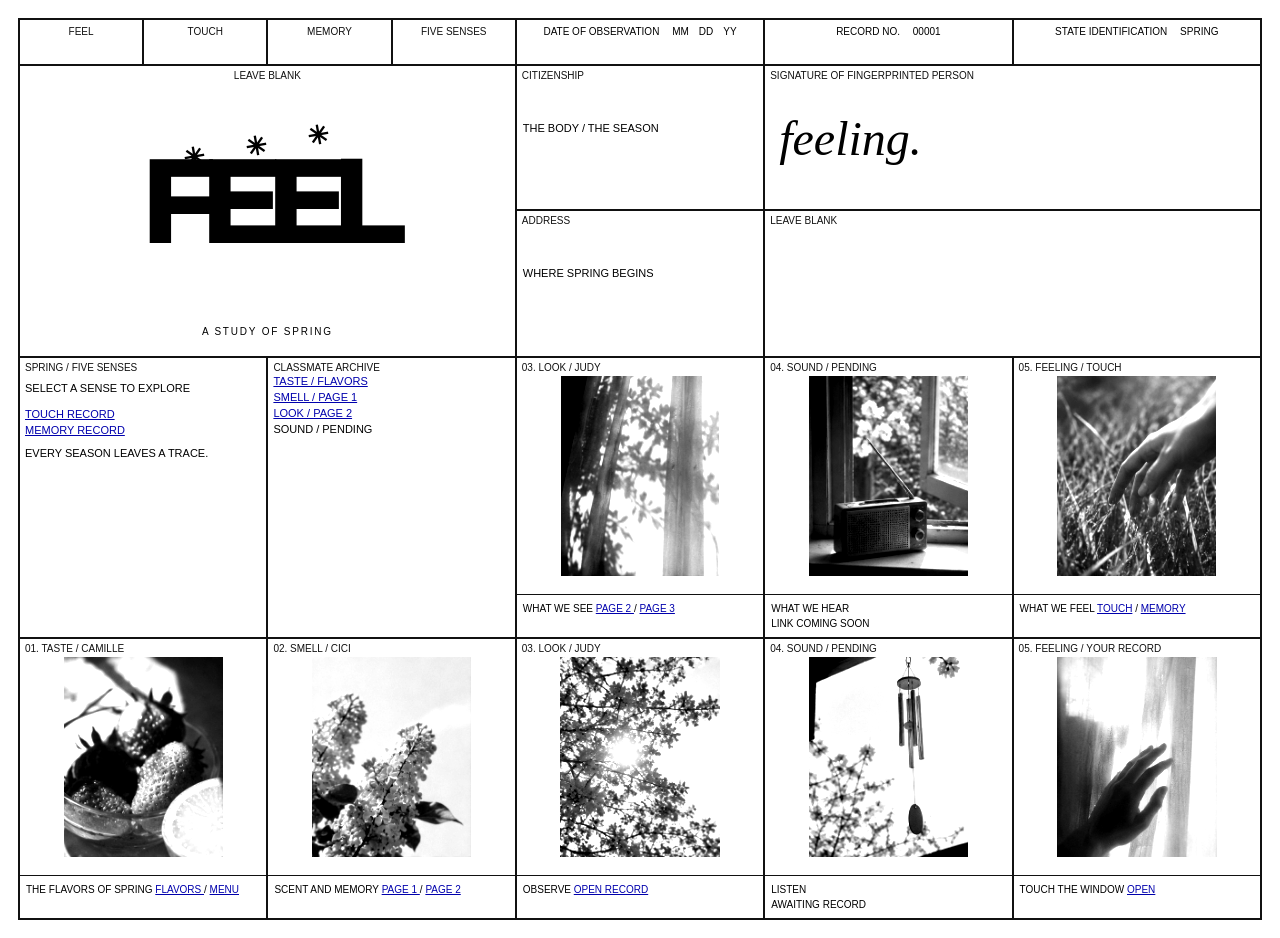
<file: index.html>
<!DOCTYPE html>
<html lang="en">

<head>
  <meta charset="utf-8">
  <meta name="viewport" content="width=device-width, initial-scale=1">
  <title>FEEL / SPRING SENSORY RECORD</title>
  <link rel="stylesheet" href="style.css">
</head>

<body class="id-page">

  <main class="id-sheet">

    <!-- TOP NAVIGATION -->
    <div class="id-top">

      <a href="index.html">FEEL</a>
      <a href="touch.html">TOUCH</a>
      <a href="memory.html">MEMORY</a>
      <a href="#senses">FIVE SENSES</a>

      <div>DATE OF OBSERVATION　 MM　DD　YY</div>
      <div>RECORD NO.　 00001</div>
      <div>STATE IDENTIFICATION　 SPRING</div>

    </div>

    <!-- MAIN HEADER -->
    <div class="id-hero">

      <!-- FEEL LOGO -->
      <div class="id-logo">

        <label>LEAVE BLANK</label>

        <div class="feel-mark">
          FEEL
          <span>✳　✳　✳</span>
        </div>

        <p>A STUDY OF SPRING</p>

      </div>

      <!-- IDENTIFICATION DETAILS -->
      <div class="id-mid">

        <div>
          <label>CITIZENSHIP</label>
          <p>THE BODY / THE SEASON</p>
        </div>

        <div>
          <label>ADDRESS</label>
          <p>WHERE SPRING BEGINS</p>
        </div>

      </div>

      <!-- SIGNATURE -->
      <div class="id-right">

        <div>
          <label>SIGNATURE OF FINGERPRINTED PERSON</label>
          <p class="signature">feeling.</p>
        </div>

        <div>
          <label>LEAVE BLANK</label>
        </div>

      </div>

    </div>

    <!-- FIVE SENSES GRID -->
    <div class="id-senses" id="senses">

      <!-- INTRODUCTION -->
      <div class="id-links">

        <label>SPRING / FIVE SENSES</label>

        <p>SELECT A SENSE TO EXPLORE</p>

        <a href="touch.html">TOUCH RECORD</a>
        <a href="memory.html">MEMORY RECORD</a>

        <p>EVERY SEASON LEAVES A TRACE.</p>

      </div>

      <!-- CLASSMATE ARCHIVE -->
      <div class="id-links">

        <label>CLASSMATE ARCHIVE</label>

        <a href="https://camille0614.github.io/spring-zine-Camille/flavors.html">
          TASTE / FLAVORS
        </a>

        <a href="https://cicixu67.github.io/zine-11-17/page1/index.html">
          SMELL / PAGE 1
        </a>

        <a href="https://fangj599.github.io/project5/page2.html">
          LOOK / PAGE 2
        </a>

        <span>SOUND / PENDING</span>

      </div>

      <!-- LOOK / JUDY -->
      <div class="id-photo">

        <label>03. LOOK / JUDY</label>

        <a href="https://fangj599.github.io/project5/page2.html">
          <img
            src="look.jpg"
            alt="Look, sunlight and leaves"
          >
        </a>

        <div class="id-caption">
          WHAT WE SEE

          <a href="https://fangj599.github.io/project5/page2.html">
            PAGE 2
          </a>

          /

          <a href="https://fangj599.github.io/project5/page3.html">
            PAGE 3
          </a>
        </div>

      </div>

      <!-- SOUND / PENDING -->
      <div class="id-photo">

        <label>04. SOUND / PENDING</label>

        <div class="photo-holder">
          <img
            src="sound.jpg"
            alt="Sound, spring radio"
          >
        </div>

        <div class="id-caption">
          WHAT WE HEAR
          <span>LINK COMING SOON</span>
        </div>

      </div>

      <!-- FEELING / TOUCH -->
      <div class="id-photo">

        <label>05. FEELING / TOUCH</label>

        <a href="touch.html">
          <img
            src="feeling.jpg"
            alt="Feeling, hand in spring grass"
          >
        </a>

        <div class="id-caption">
          WHAT WE FEEL

          <a href="touch.html">TOUCH</a>
          /

          <a href="memory.html">MEMORY</a>
        </div>

      </div>

      <!-- TASTE / CAMILLE -->
      <div class="id-photo">

        <label>01. TASTE / CAMILLE</label>

        <a href="https://camille0614.github.io/spring-zine-Camille/flavors.html">
          <img
            src="taste.jpg"
            alt="Taste, fresh strawberries"
          >
        </a>

        <div class="id-caption">
          THE FLAVORS OF SPRING

          <a href="https://camille0614.github.io/spring-zine-Camille/flavors.html">
            FLAVORS
          </a>

          /

          <a href="https://camille0614.github.io/spring-zine-Camille/spring-menu.html">
            MENU
          </a>
        </div>

      </div>

      <!-- SMELL / CICI -->
      <div class="id-photo">

        <label>02. SMELL / CICI</label>

        <a href="https://cicixu67.github.io/zine-11-17/page1/index.html">
          <img
            src="smell.jpg"
            alt="Smell, blooming lilacs"
          >
        </a>

        <div class="id-caption">
          SCENT AND MEMORY

          <a href="https://cicixu67.github.io/zine-11-17/page1/index.html">
            PAGE 1
          </a>

          /

          <a href="https://cicixu67.github.io/zine-11-17/page2/index.html">
            PAGE 2
          </a>
        </div>

      </div>

      <!-- LOOK / JUDY DETAIL -->
      <div class="id-photo">

        <label>03. LOOK / JUDY</label>

        <a href="https://fangj599.github.io/project5/page3.html">
          <img
            src="look_detail.jpg"
            alt="Look, sunlight and leaves"
          >
        </a>

        <div class="id-caption">
          OBSERVE

          <a href="https://fangj599.github.io/project5/page3.html">
            OPEN RECORD
          </a>
        </div>

      </div>

      <!-- SOUND DETAIL -->
      <div class="id-photo">

        <label>04. SOUND / PENDING</label>

        <div class="photo-holder">
          <img
            src="sound_detail.jpg"
            alt="Sound, spring radio"
          >
        </div>

        <div class="id-caption">
          LISTEN
          <span>AWAITING RECORD</span>
        </div>

      </div>

      <!-- FEELING DETAIL -->
      <div class="id-photo">

        <label>05. FEELING / YOUR RECORD</label>

        <a href="touch.html">
          <img
            src="feeling_detail.jpg"
            alt="Feeling, hand by window"
          >
        </a>

        <div class="id-caption">
          TOUCH THE WINDOW

          <a href="touch.html">
            OPEN
          </a>
        </div>

      </div>

    </div>

  </main>

  <script src="script.js"></script>

</body>
</html>
</file>
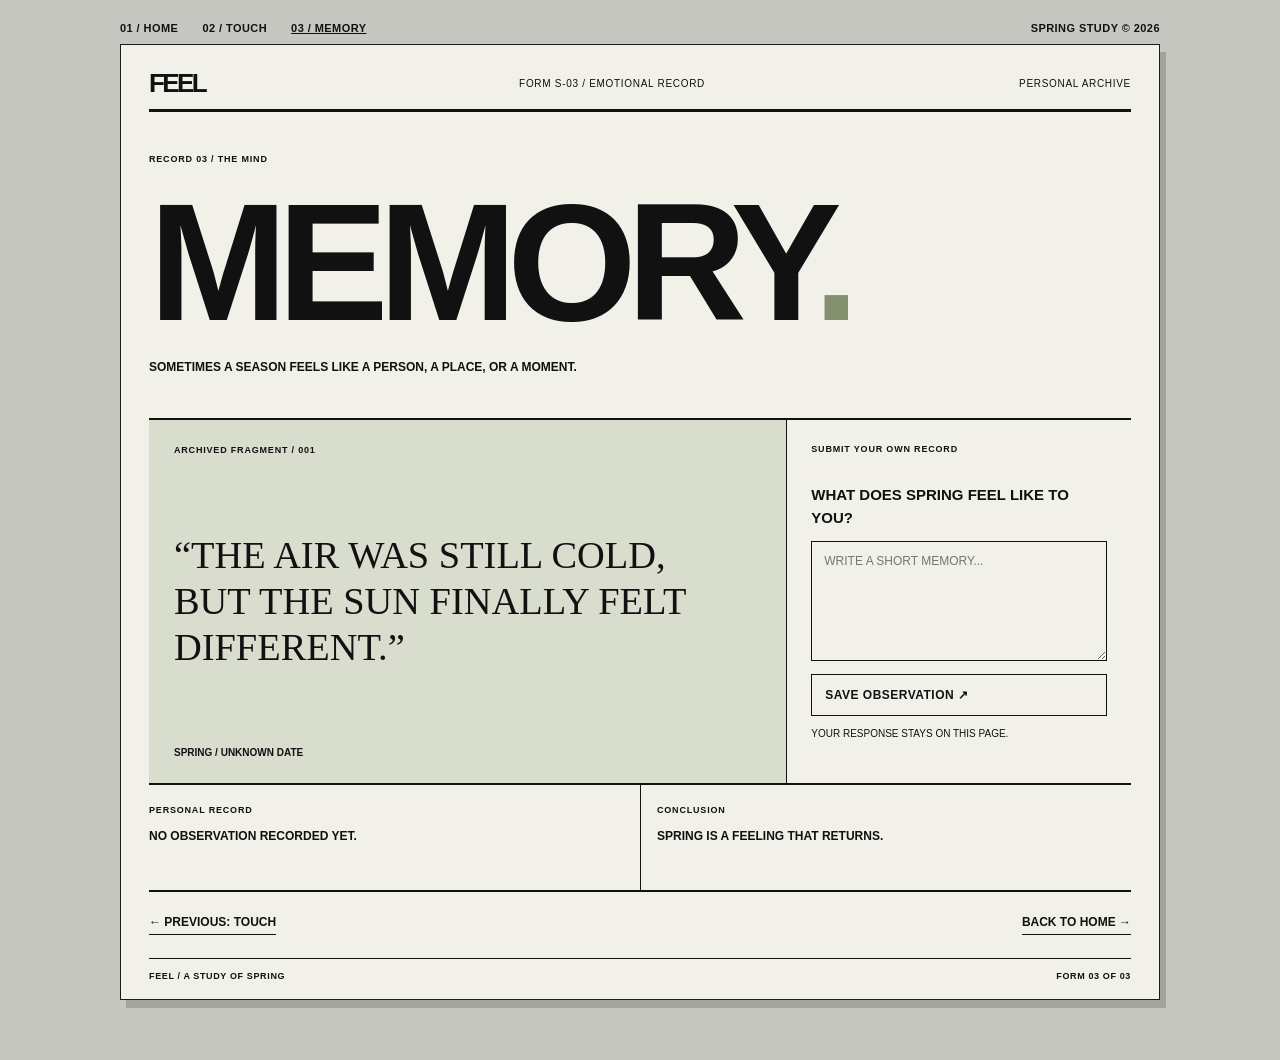
<file: memory.html>
<!DOCTYPE html>
<html lang="en">
<head><meta charset="UTF-8"><meta name="viewport" content="width=device-width, initial-scale=1.0"><title>FEEL / Memory</title><link rel="stylesheet" href="style.css"></head>
<body>
  <nav><a href="index.html">01 / HOME</a><a href="touch.html">02 / TOUCH</a><a class="active" href="memory.html">03 / MEMORY</a><span>SPRING STUDY © 2026</span></nav>
  <main class="paper">
    <div class="topline"><b>FEEL</b><span>FORM S-03 / EMOTIONAL RECORD</span><span>PERSONAL ARCHIVE</span></div>
    <div class="section-heading"><small>RECORD 03 / THE MIND</small><h1>MEMORY<span>.</span></h1><p>SOMETIMES A SEASON FEELS LIKE A PERSON, A PLACE, OR A MOMENT.</p></div>
    <div class="memory-layout"><div class="quote-card"><small>ARCHIVED FRAGMENT / 001</small><p>“THE AIR WAS STILL COLD, BUT THE SUN FINALLY FELT DIFFERENT.”</p><span>SPRING / UNKNOWN DATE</span></div><div class="memory-form"><small>SUBMIT YOUR OWN RECORD</small><label for="memoryInput">WHAT DOES SPRING FEEL LIKE TO YOU?</label><textarea id="memoryInput" placeholder="WRITE A SHORT MEMORY..."></textarea><button onclick="saveMemory()">SAVE OBSERVATION ↗</button><p id="savedMessage">YOUR RESPONSE STAYS ON THIS PAGE.</p></div></div>
    <div class="record"><div><small>PERSONAL RECORD</small><p id="memoryOutput">NO OBSERVATION RECORDED YET.</p></div><div><small>CONCLUSION</small><p>SPRING IS A FEELING THAT RETURNS.</p></div></div>
    <div class="bottom-links"><a href="touch.html">← PREVIOUS: TOUCH</a><a href="index.html">BACK TO HOME →</a></div><footer>FEEL / A STUDY OF SPRING <span>FORM 03 OF 03</span></footer>
  </main>
  <script src="script.js"></script>
</body>
</html>
</file>
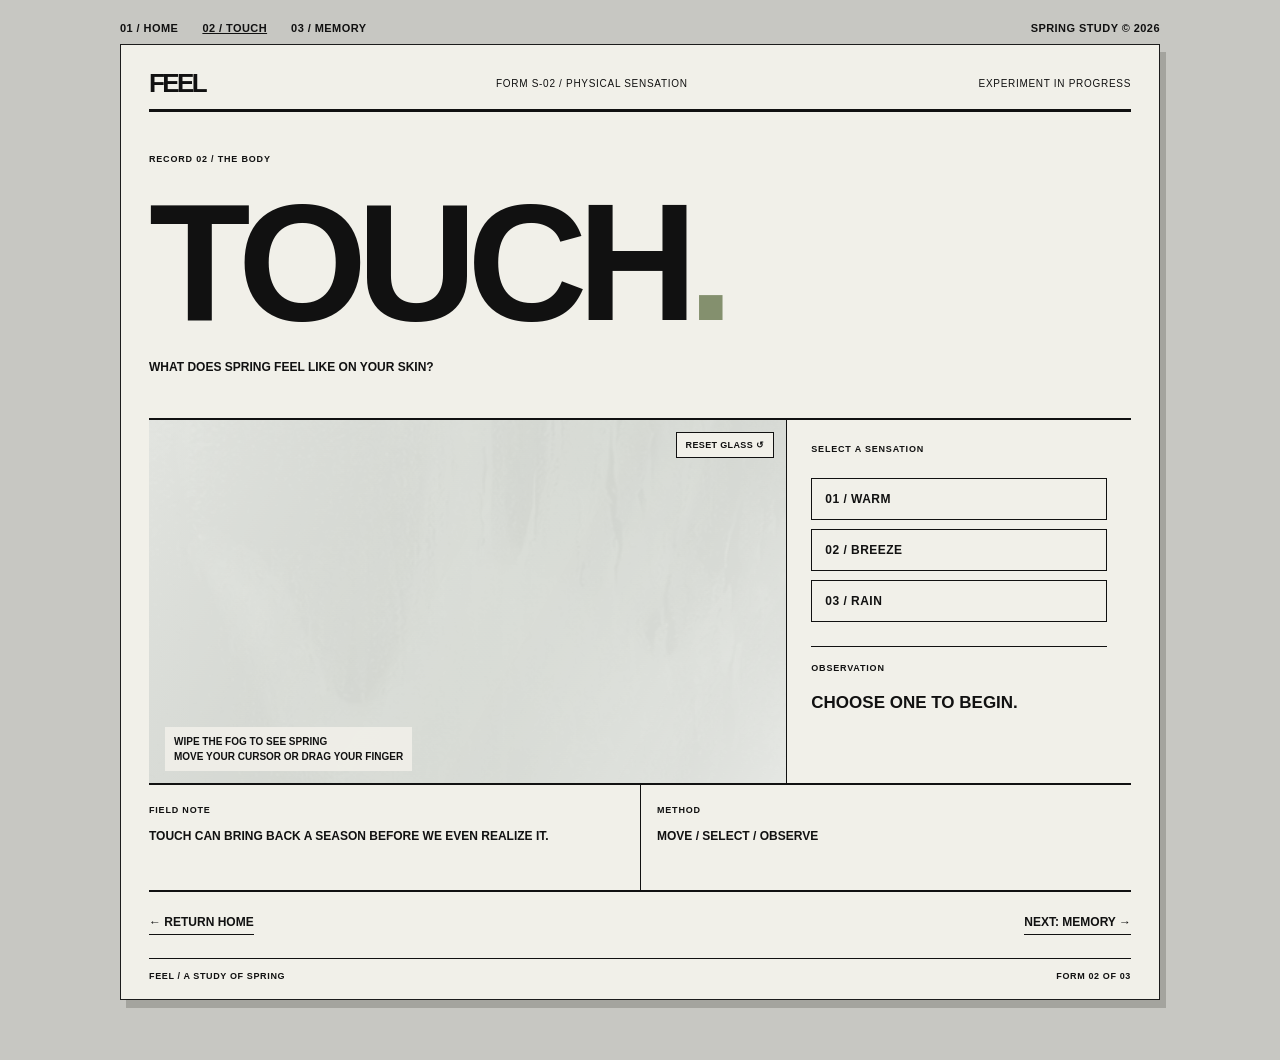
<file: touch.html>
<!DOCTYPE html>
<html lang="en">
<head><meta charset="UTF-8"><meta name="viewport" content="width=device-width, initial-scale=1.0"><title>FEEL / Touch</title><link rel="stylesheet" href="style.css"></head>
<body>
  <nav><a href="index.html">01 / HOME</a><a class="active" href="touch.html">02 / TOUCH</a><a href="memory.html">03 / MEMORY</a><span>SPRING STUDY © 2026</span></nav>
  <main class="paper">
    <div class="topline"><b>FEEL</b><span>FORM S-02 / PHYSICAL SENSATION</span><span>EXPERIMENT IN PROGRESS</span></div>
    <div class="section-heading"><small>RECORD 02 / THE BODY</small><h1>TOUCH<span>.</span></h1><p>WHAT DOES SPRING FEEL LIKE ON YOUR SKIN?</p></div>
    <div class="touch-layout"><div class="touch-area" id="touchArea"><img class="window-image" src="window.jpg" alt="Spring seen through a window"><canvas id="fogCanvas" aria-label="Fogged glass. Drag or move across to reveal the window photograph."></canvas><div class="touch-caption">WIPE THE FOG TO SEE SPRING<br>MOVE YOUR CURSOR OR DRAG YOUR FINGER</div><button class="reset-fog" id="resetFog" type="button">RESET GLASS ↺</button></div><div class="side-panel"><small>SELECT A SENSATION</small><div class="button-stack"><button onclick="chooseFeeling('WARM')">01 / WARM</button><button onclick="chooseFeeling('BREEZE')">02 / BREEZE</button><button onclick="chooseFeeling('RAIN')">03 / RAIN</button></div><div class="output"><small>OBSERVATION</small><p id="feelingText">CHOOSE ONE TO BEGIN.</p></div></div></div>
    <div class="record"><div><small>FIELD NOTE</small><p>TOUCH CAN BRING BACK A SEASON BEFORE WE EVEN REALIZE IT.</p></div><div><small>METHOD</small><p>MOVE / SELECT / OBSERVE</p></div></div>
    <div class="bottom-links"><a href="index.html">← RETURN HOME</a><a href="memory.html">NEXT: MEMORY →</a></div><footer>FEEL / A STUDY OF SPRING <span>FORM 02 OF 03</span></footer>
  </main>
  <script src="script.js"></script>
</body>
</html>
</file>
<file: style.css>
*{box-sizing:border-box}html{scroll-behavior:smooth}body{margin:0;background:#c7c7c2;color:#111;font-family:Arial,Helvetica,sans-serif;font-size:12px}nav{max-width:1040px;margin:22px auto 10px;display:flex;gap:24px;align-items:center;font-weight:bold;font-size:11px;letter-spacing:.04em}nav a{color:#111;text-decoration:none}nav a:hover,nav a.active{text-decoration:underline}nav span{margin-left:auto}.paper{background:#f1f0e9;max-width:1040px;margin:0 auto 60px;border:1px solid #1c1c1c;box-shadow:6px 8px 0 #a4a49e;padding:23px 28px 18px}.topline{display:flex;align-items:center;justify-content:space-between;border-bottom:3px solid #111;padding-bottom:10px;font-size:10px;letter-spacing:.07em}.topline b{font-size:26px;letter-spacing:-.1em}.form-grid{display:grid;grid-template-columns:repeat(4,1fr);border-bottom:2px solid #111}.field{min-height:75px;padding:13px 10px 10px;border-right:1px solid #111}.field:last-child{border:0}small,.tiny{display:block;font-size:9px;font-weight:bold;letter-spacing:.09em}.field strong{display:block;margin-top:12px;font-size:13px}.hero-grid{display:grid;grid-template-columns:1.2fr .8fr;min-height:430px;border-bottom:2px solid #111}.hero-left{position:relative;padding:28px 12px 24px 0;border-right:1px solid #111}.hero-left h1{font-family:Impact,'Arial Black',sans-serif;font-size:clamp(100px,17vw,218px);line-height:.9;letter-spacing:-.075em;margin:38px 0 23px}.hero-left h1 span,.section-heading h1 span{color:#84906e}.hero-left p{font-weight:bold;line-height:1.6;letter-spacing:.035em}.stamp{position:absolute;right:22px;bottom:24px;border:3px double #333;transform:rotate(-12deg);padding:8px 16px;text-align:center;font-size:10px;font-weight:bold;line-height:1.2}.fingerprint-box{display:flex;flex-direction:column;align-items:center;justify-content:center;padding:24px}.fingerprint{width:100%;max-width:285px;aspect-ratio:1;background-image:url('fingerprint.svg');background-position:center;background-repeat:no-repeat;background-size:contain;filter:grayscale(1);opacity:.85}.fingerprint-box small{margin-top:16px}.record{display:grid;grid-template-columns:1fr 1fr;border-bottom:2px solid #111}.record>div{padding:20px 16px 18px 0;min-height:105px}.record>div+div{border-left:1px solid #111;padding-left:16px}.record p{font-weight:bold;font-size:12px;line-height:1.55;max-width:420px}.bottom-links{display:flex;justify-content:space-between;gap:12px;padding:23px 0}.bottom-links a{color:#111;font-weight:bold;text-decoration:none;border-bottom:1px solid #111;padding-bottom:5px}.bottom-links a:hover{color:#68795a}footer{display:flex;justify-content:space-between;border-top:1px solid #111;padding-top:12px;font-size:9px;font-weight:bold;letter-spacing:.07em}.section-heading{padding:42px 0 32px;border-bottom:2px solid #111}.section-heading h1{font-family:Impact,'Arial Black',sans-serif;font-size:clamp(85px,13vw,170px);letter-spacing:-.06em;line-height:1;margin:15px 0}.section-heading p{font-size:12px;font-weight:bold}.touch-layout,.memory-layout{display:grid;grid-template-columns:1.3fr .7fr;min-height:365px;border-bottom:2px solid #111}.touch-area{position:relative;overflow:hidden;background:#dfe1d6;border-right:1px solid #111;cursor:crosshair;min-height:360px}.touch-circle{position:absolute;left:50%;top:50%;transform:translate(-50%,-50%);width:190px;height:190px;border-radius:50%;background:radial-gradient(circle,#f3edc4 0%,#a8b89d 55%,#859d83 100%);filter:blur(3px);transition:width .3s,height .3s}.touch-caption{position:absolute;left:16px;bottom:16px;font-size:10px;font-weight:bold;line-height:1.5}.side-panel,.memory-form{padding:24px}.button-stack{margin:24px 0;display:grid;gap:9px}button{font:inherit;font-weight:bold;letter-spacing:.04em;background:transparent;border:1px solid #111;padding:13px;text-align:left;cursor:pointer;color:#111}button:hover{background:#111;color:#f1f0e9}.output{border-top:1px solid #111;padding-top:16px}.output p{font-size:17px;font-weight:bold;line-height:1.5}.quote-card{background:#d8ddce;padding:25px;display:flex;flex-direction:column;justify-content:space-between;border-right:1px solid #111}.quote-card p{font-family:Georgia,serif;font-size:clamp(24px,3vw,40px);line-height:1.2;max-width:520px}.quote-card span{font-size:10px;font-weight:bold}.memory-form label{display:block;margin:30px 0 12px;font-size:15px;font-weight:bold;line-height:1.5}.memory-form textarea{width:100%;min-height:120px;background:transparent;border:1px solid #111;padding:12px;font:inherit;resize:vertical}.memory-form button{width:100%;margin-top:10px}.memory-form>p{font-size:10px;line-height:1.5}@media(max-width:700px){nav{margin:12px;gap:12px;flex-wrap:wrap;font-size:9px}nav span{width:100%;margin:0}.paper{margin:0 8px 25px;padding:13px}.topline{gap:10px;flex-wrap:wrap}.form-grid{grid-template-columns:1fr 1fr}.field:nth-child(2){border-right:0}.field:nth-child(-n+2){border-bottom:1px solid #111}.hero-grid,.touch-layout,.memory-layout{grid-template-columns:1fr}.hero-left{min-height:320px;border-right:0;border-bottom:1px solid #111}.hero-left h1{font-size:clamp(95px,23vw,180px)}.fingerprint-box{min-height:290px}.touch-area,.quote-card{border-right:0;border-bottom:1px solid #111}.record{grid-template-columns:1fr}.record>div+div{border-left:0;border-top:1px solid #111;padding-left:0}.bottom-links{flex-wrap:wrap}.section-heading h1{font-size:clamp(65px,17vw,130px)}}

/* SALEM-INSPIRED IDENTIFICATION GRID */
.sense-register{border-top:3px solid #111;margin-top:8px}.register-heading,.register-foot{display:flex;justify-content:space-between;gap:10px;padding:12px 4px;font-size:10px;font-weight:bold;letter-spacing:.09em}.register-heading{border-bottom:1px solid #111}.register-foot{border-top:1px solid #111}.sense-grid{display:grid;grid-template-columns:repeat(5,minmax(0,1fr));border-left:1px solid #111}.sense-cell{min-width:0;border-right:1px solid #111;display:flex;flex-direction:column}.sense-photo{height:225px;display:block;position:relative;overflow:hidden;background:#252525;color:white;border-bottom:1px solid #111}.sense-photo img{width:100%;height:100%;object-fit:cover;display:block;filter:grayscale(1) contrast(1.35);transition:filter .25s,transform .4s}.sense-photo:hover img{filter:grayscale(1) contrast(1.9);transform:scale(1.035)}.sense-photo span{position:absolute;left:8px;top:8px;font-size:9px;font-weight:bold;letter-spacing:.08em;background:#f1f0e9;color:#111;padding:4px}.sense-photo.pending{cursor:default}.sense-info{display:flex;flex:1;flex-direction:column;padding:11px 9px 12px;min-height:146px}.sense-info b{font-family:Impact,'Arial Black',sans-serif;font-size:27px;letter-spacing:-.02em}.sense-info small{font-size:8px;margin-top:8px;line-height:1.5}.sense-links{display:flex;flex-direction:column;align-items:flex-start;gap:8px;margin-top:auto;padding-top:17px}.sense-links a,.sense-links span{color:#111;text-decoration:none;border-bottom:1px solid #111;font-size:9px;font-weight:bold}.sense-links a:hover{background:#111;color:#fff}.sense-links span{opacity:.5;border-bottom:0}
/* FOGGED WINDOW REVEAL */
.touch-area{background:#2a2b2b;touch-action:none;isolation:isolate}.window-image{position:absolute;inset:0;width:100%;height:100%;object-fit:cover;filter:grayscale(1) contrast(1.12)}#fogCanvas{position:absolute;inset:0;width:100%;height:100%;z-index:2;touch-action:none}.touch-caption{z-index:3;pointer-events:none;background:rgba(241,240,233,.9);padding:7px 9px;bottom:12px}.reset-fog{position:absolute;right:12px;top:12px;z-index:4;background:#f1f0e9;padding:7px 9px;font-size:9px}.reset-fog:hover{background:#111;color:#fff}
@media(max-width:850px){.sense-grid{grid-template-columns:repeat(3,minmax(0,1fr))}.sense-cell:nth-child(n+4){border-top:1px solid #111}.sense-photo{height:205px}}@media(max-width:520px){.sense-grid{grid-template-columns:repeat(2,minmax(0,1fr))}.sense-cell:nth-child(n+3){border-top:1px solid #111}.sense-photo{height:190px}.register-heading span:nth-child(2){display:none}.sense-info{min-height:135px}}
/* SPRING IDENTIFICATION GRID */
body.id-page{background:#fff;color:#000;margin:0;font-family:Arial,Helvetica,sans-serif;font-size:11px;line-height:1.2}
.id-page *{box-sizing:border-box}.id-sheet{margin:18px;max-width:none;border:1px solid #111}.id-sheet a{color:#0000ad;text-decoration:underline}.id-sheet label{display:block;font-size:10px;color:#111;padding:4px 5px 0}.id-top{display:grid;grid-template-columns:repeat(4,1fr) 2fr 2fr 2fr;min-height:46px}.id-top>*{border:1px solid #111;padding:6px;text-align:center;font-size:10px}.id-top a{color:#111;text-decoration:none}.id-top a:hover{background:#111;color:#fff}.id-hero{display:grid;grid-template-columns:40% 20% 40%;min-height:292px}.id-hero>div{border:1px solid #111}.id-logo{display:flex;flex-direction:column;align-items:center;position:relative}.id-logo label{align-self:center}.feel-mark{font-size:clamp(55px,9vw,160px);font-weight:1000;letter-spacing:-.095em;line-height:1;position:relative;margin:auto}.feel-mark span{position:absolute;font-size:clamp(15px,2vw,32px);letter-spacing:.3em;top:-.5em;left:16%;transform:rotate(-10deg)}.id-logo p{font-size:10px;letter-spacing:.18em;margin:0 0 18px}.id-mid,.id-right{display:grid;grid-template-rows:1fr 1fr}.id-mid>div,.id-right>div{border-bottom:2px solid #111}.id-mid>div:last-child,.id-right>div:last-child{border-bottom:0}.id-mid p{margin:40px 6px 0;font-size:11px}.signature{font-family:Georgia,serif;font-style:italic;font-size:clamp(20px,4vw,48px);margin:28px 14px}.id-senses{display:grid;grid-template-columns:repeat(5,minmax(0,1fr))}.id-senses>div{border:1px solid #111;min-height:280px;min-width:0}.id-links{padding:0 5px}.id-links label{padding-left:0}.id-links a,.id-links span{display:block;font-size:11px;line-height:1.45}.id-links p{margin:8px 0 12px}.id-photo{display:flex;flex-direction:column;position:relative}.id-photo>a,.photo-holder{flex:1;display:flex;align-items:center;justify-content:center;min-height:210px;padding:18px 12px}.id-photo img{width:100%;height:200px;object-fit:contain;filter:grayscale(1) contrast(1.6);transition:filter .2s,transform .2s}.id-photo a:hover img{filter:grayscale(1) contrast(2.3);transform:scale(1.035)}.id-caption{font-size:10px;padding:6px;min-height:43px;border-top:1px solid #111;line-height:1.5}.id-caption a{white-space:nowrap}.id-caption span{display:block}.id-page .id-photo label{position:absolute;top:0;left:0;z-index:1}.id-photo .photo-holder{cursor:default}@media(max-width:750px){.id-sheet{margin:8px}.id-top{grid-template-columns:repeat(4,1fr)}.id-top>*:nth-child(n+5){grid-column:span 2}.id-hero{grid-template-columns:1fr 1fr}.id-logo{grid-column:span 2;min-height:230px}.id-mid,.id-right{min-height:170px}.id-senses{grid-template-columns:repeat(2,minmax(0,1fr))}.id-senses>div{min-height:240px}.id-senses>div:nth-child(5n){grid-column:auto}.id-photo img{height:165px}.id-photo>a,.photo-holder{min-height:185px}}
</file>
